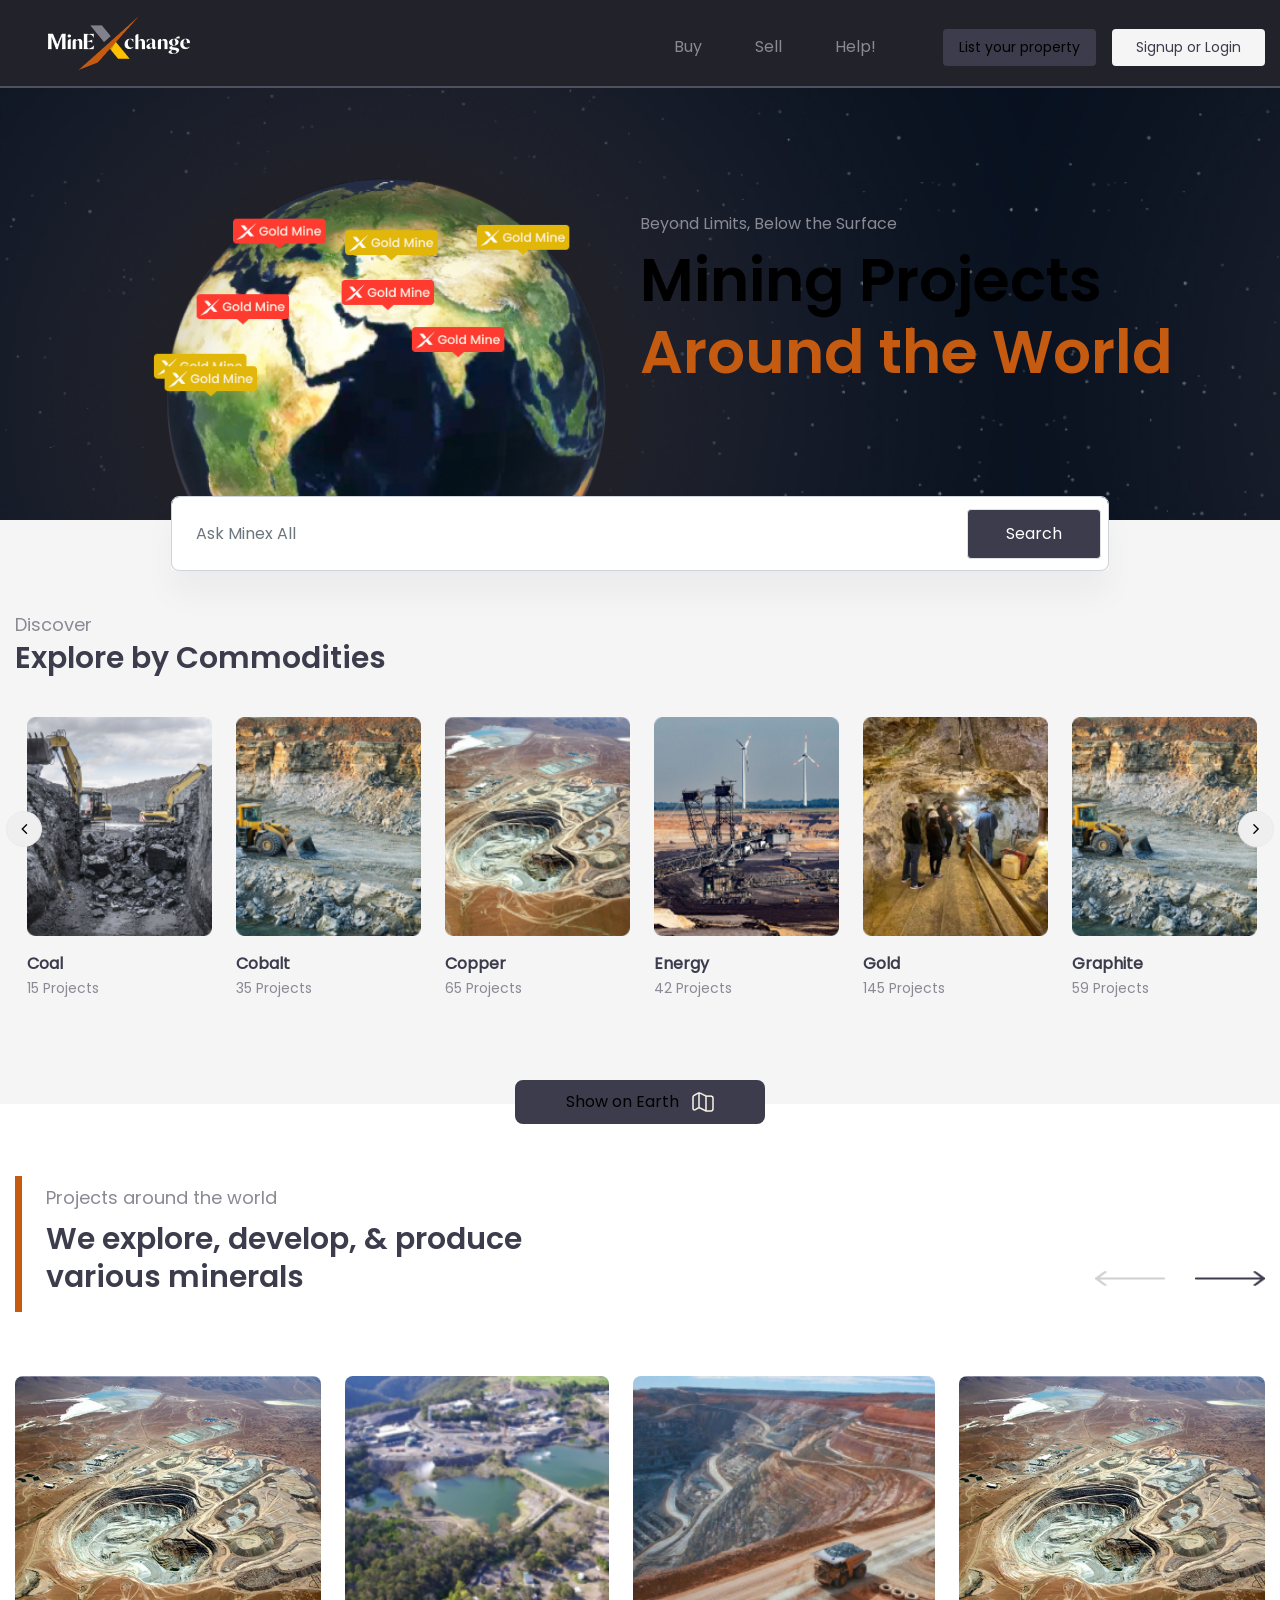
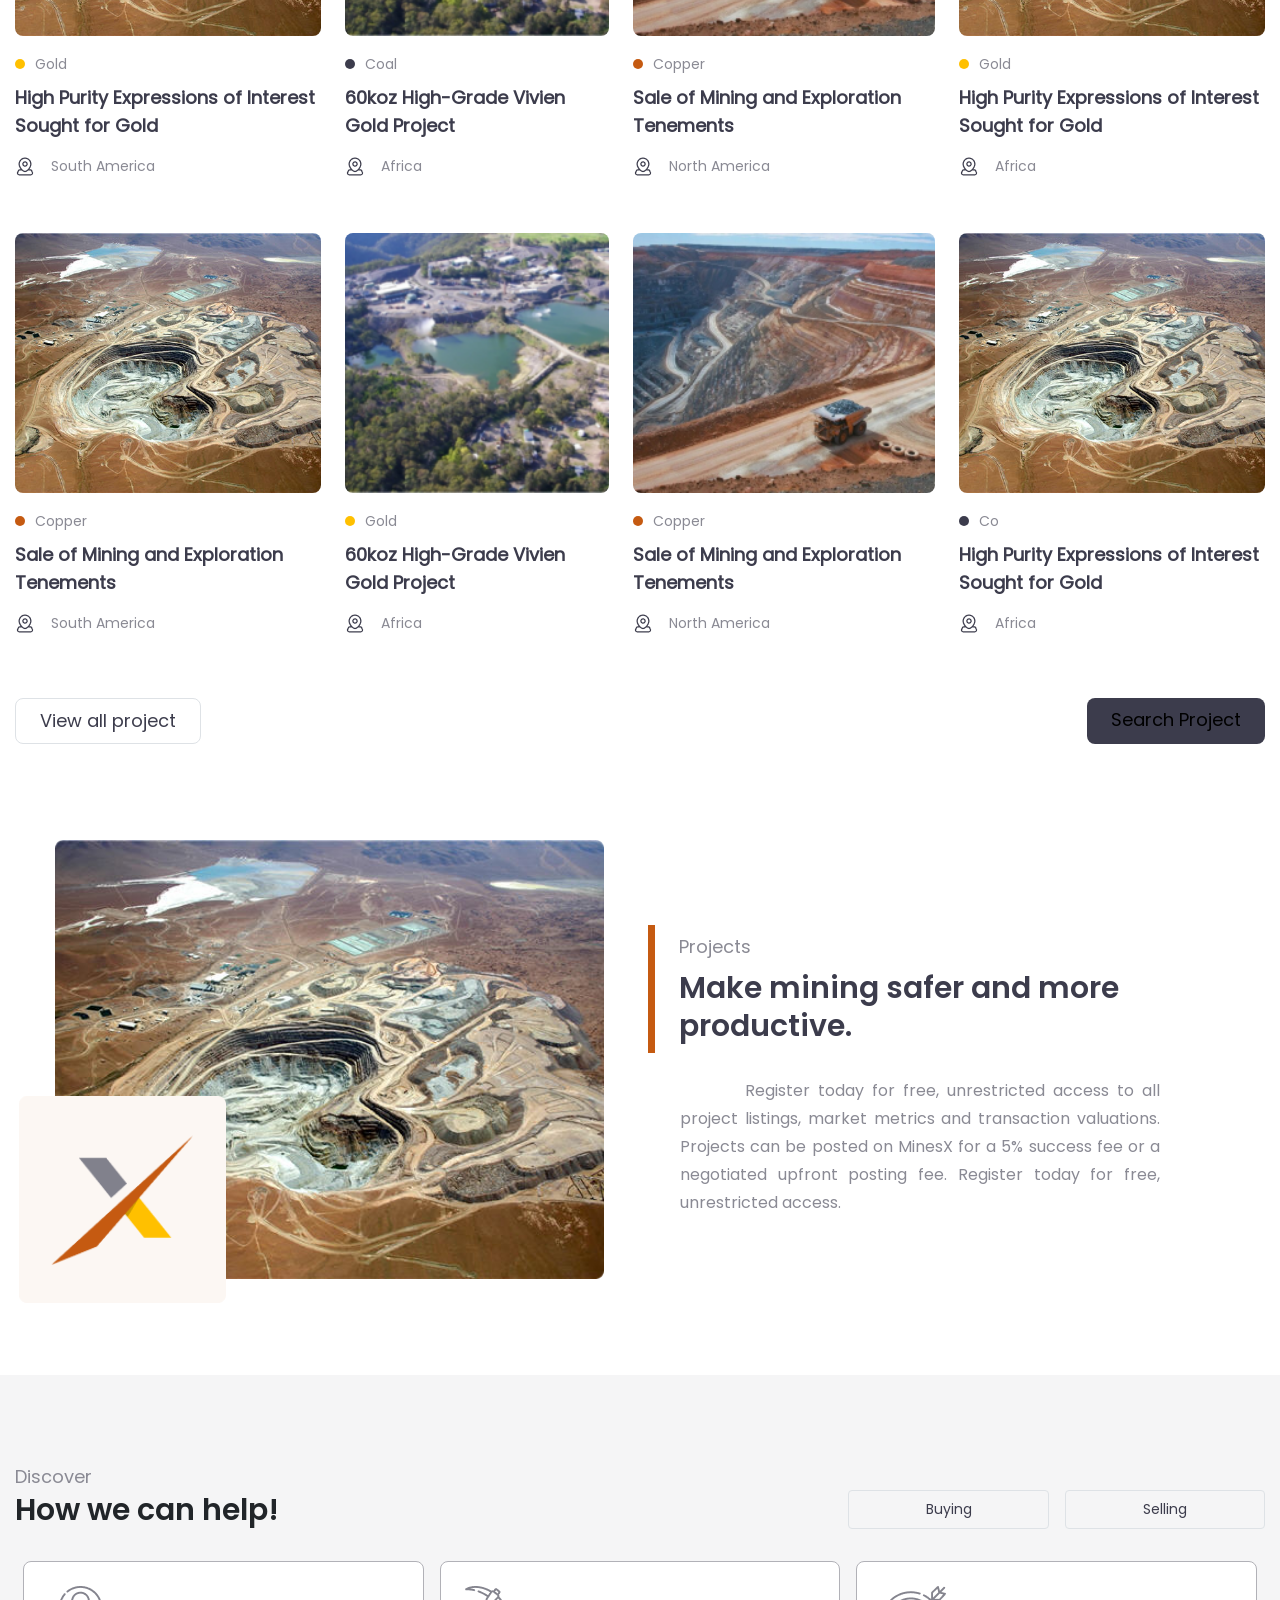
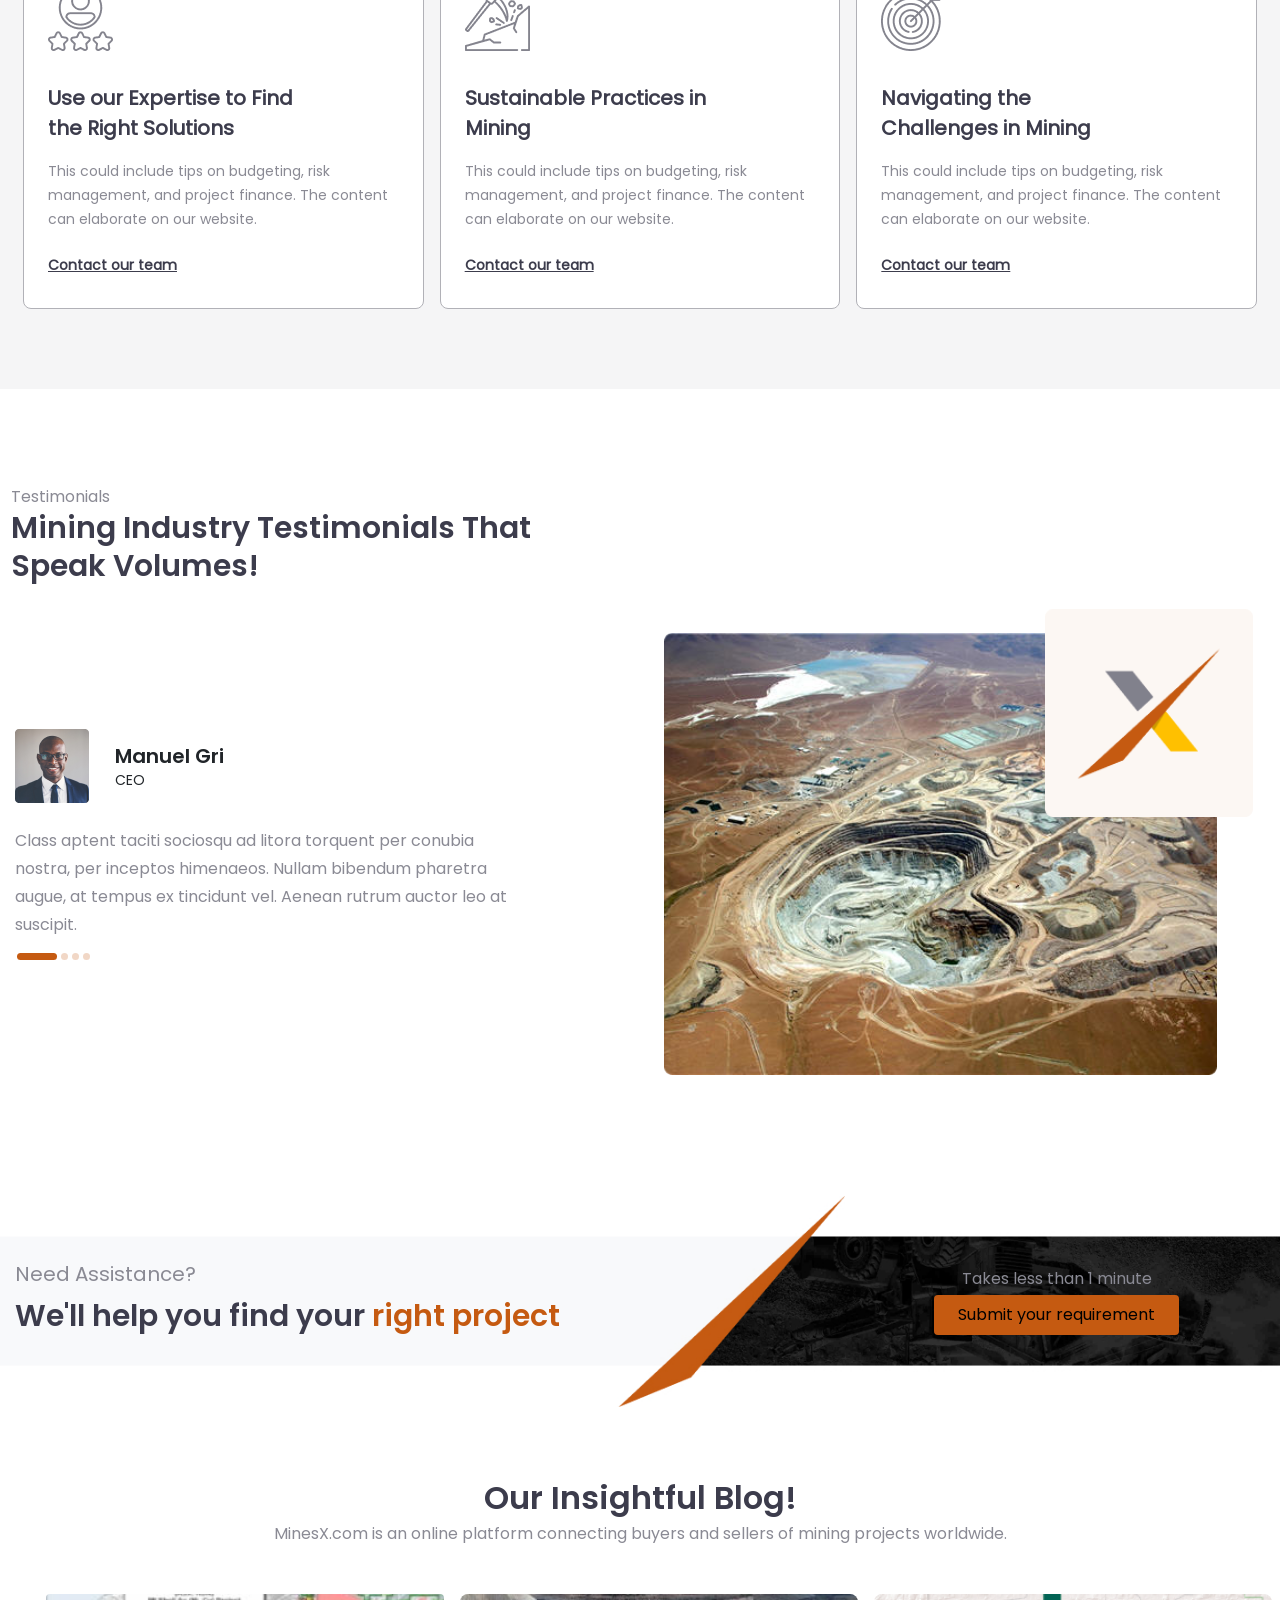
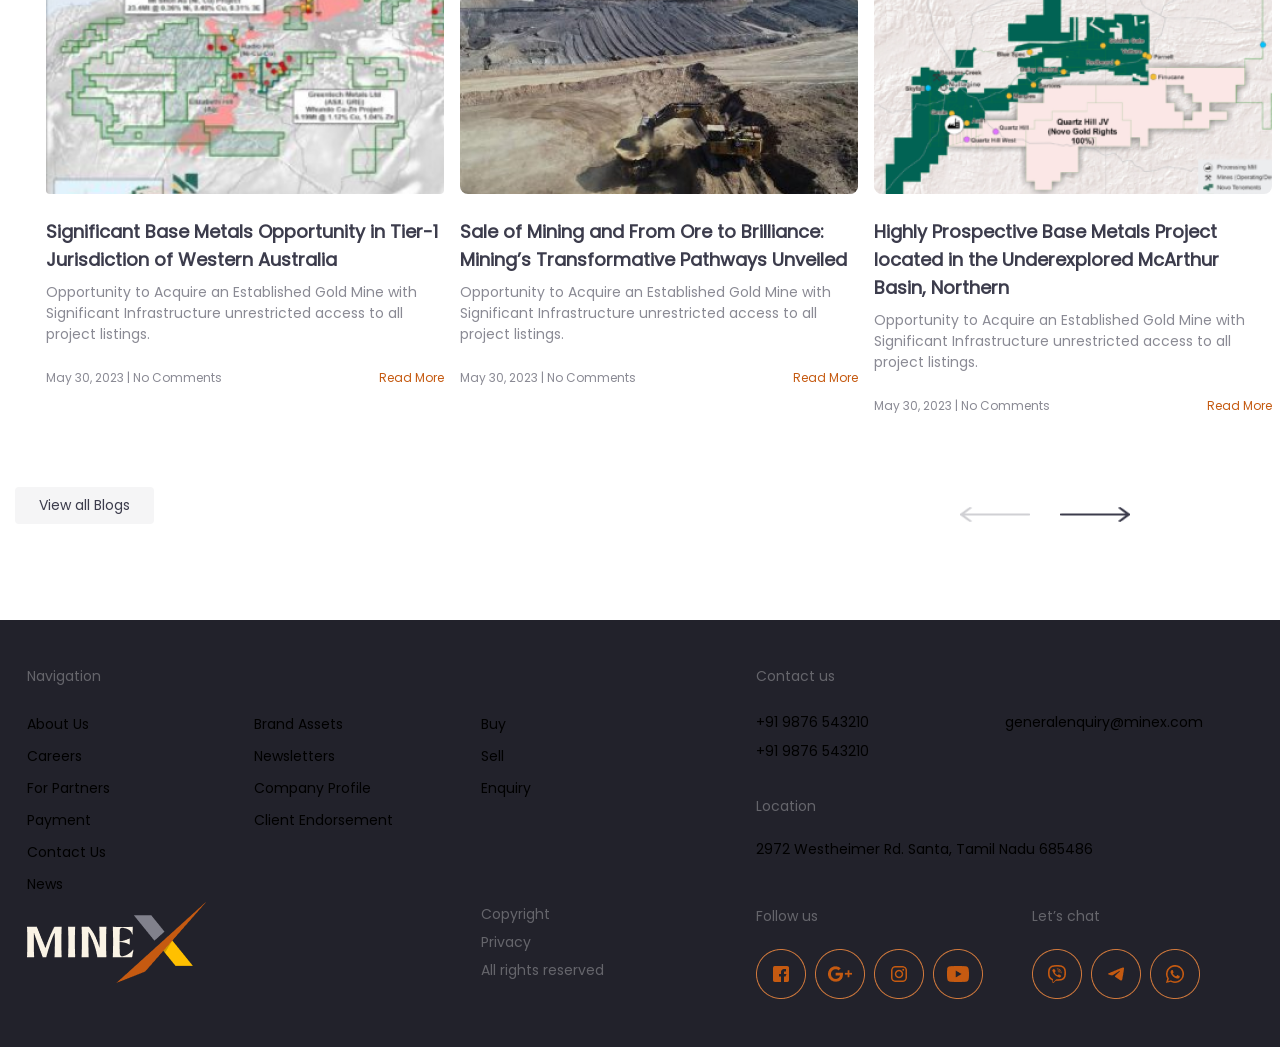
<file: index.html>
<!DOCTYPE html>
<html lang="en">
<head>
    <meta charset="UTF-8">
    <meta name="viewport" content="width=device-width, initial-scale=1.0">
    <title>Home</title>
    <link rel="stylesheet" href="css/bootstrap.min.css">
    <link rel="stylesheet" href="css/font-awesome.min.css">
    <link rel="stylesheet" href="css/slick.css">
    <link rel="stylesheet" href="css/style.css">
    <script src="js/jquery.min.js"></script>
    <script src="js/bootstrap.min.js"></script>
    <script src="js/slick.min.js"></script>
    <script src="js/custom.js"></script>
</head>

<body>
    <header>
    <!-- header-section -->
    <div class="col-12 col-xl-12 bg-head border-gray py-3">
        <div class="container">
            <div class="col-xl-12 row align-items-center justify-content-between m-0">
                <div class="col-12 col-sm-12 col-md-2 col-lg-3 col-xl-2 text-center p-0">
                    <a href="#"><img src="images/home/head-logo.png" alt="logo-image"></a>
                </div>
                <div class="col-12 col-sm-12 col-md-10 col-lg-9 col-lg-8 col-xl-7 row flex-md-row align-items-center justify-content-between mt-sm-2 mt-md-2 p-0 mx-0">
                    <div class="col-12 col-sm-5 col-md-6 col-lg-6 col-xl-6 p-0">
                        <ul class="m-0 text-end top_menu">
                            <li class="d-inline-block px-3 px-sm-2 px-md-3 px-lg-3 px-xl-4"><a href="#" class="textgray-100 text-decoration-none fs-6 textorangehover">Buy</a></li>
                            <li class="d-inline-block px-3 px-sm-2 px-md-3 px-lg-3 px-xl-4"><a href="#" class="textgray-100 text-decoration-none fs-6 textorangehover">Sell</a></li>
                            <li class="d-inline-block px-3 px-sm-2 px-md-3 px-lg-3 px-xl-4"><a href="#" class="textgray-100 text-decoration-none fs-6 textorangehover">Help!</a></li>
                        </ul>
                    </div>
                    <div class="col-12 col-sm-7 col-md-6 col-xl-6 d-flex justify-content-around justify-content-sm-end justify-content-md-end justify-content-xl-end gap-3 px-sm-0 p-xl-0 mt-3 mt-sm-0 pt-xl-0 p-0">
                        <a href="#" class="bgdark text-decoration-none d-inline-block rounded px-lg-3 px-xl-3 py-2 text_white px-2 fs-14 grayhover transition">List your property</a>
                        <a href="#" class="textdarkgray text-decoration-none bglight rounded md-4 py-2 d-inline-block px-xl-4 px-2 fs-14 whitehover transition">Signup or Login</a>
                    </div>
                </div>
            </div>
        </div>
    </div>
    </header>
    <section>
    <!-- banner-section -->
    <div class="col-xl-12 banner_slider">
        <div class="col-xl-12 position-relative">
            <div class="col-xl-12">
                <img src="images/home/banner-image.webp" alt="banner-image" class="w-100">
            </div>
            <div class="col-12 col-sm-6 col-md-6 col-xl-6 position-absolute top-0 end-0 bottom-0 d-flex flex-column justify-content-center  p-xl-0 p-3 banner_content">
                <p class="textgray-100 fs-6">Beyond Limits, Below the Surface</p>
                <h2 class="text_white fs-60 my-2">Mining Projects <span class="text-orange fm-bold d-block">Around the World</span></h2>
            </div>
        </div>
    </div>
    <!-- search bar -->
    <div class="col-xl-12 my-2 pt-4 pt-xl-0">
        <div class="container">
            <div class="col-md-9 col-xl-9 mx-auto">
                <div class="input-group mb-3 position-relative search_sec">
                    <input type="text" class="py-3 px-3 px-xl-4 form-control fs-6 rounded-8" placeholder="Ask Minex All" style="z-index: 0;">
                    <button class="bgdark position-absolute top-0 end-0 border rounded me-2 fs-6 text-decoration-none text-white whitehover" type="button" id="search-button" style="z-index: 1;">Search</button>
                </div>
            </div>
        </div>
    </div>
    <!-- explore-section -->
    <div class="col-xl-12 pb-4 mb-4 bglight explore_sec">
        <div class="container">
            <div class="col-xl-12 mt-4 mb-0"> 
                <span class="fs-18 textgray-100">Discover</span>
                <h2 class="fs-30 textdarkgray">Explore by Commodities</h2>
            </div>
            <div class="col-xl-12 xl-row gap-3 mt-4 py-3 explore_slider">
                <div class="col-xl-2 explore_part">
                    <div class="mb-3">
                        <img src="images/home/explore-image1.png"  class="w-100" alt="explore-image"> 
                    </div>
                    <div>
                        <strong class="d-block textdarkgray fs-6">Coal</strong>
                        <span class="textgray-100 fs-14">15 Projects</span>
                    </div>
                </div>
                <div class="col-xl-2 explore_part">
                    <div class="mb-3">
                        <img src="images/home/explore-image2.png" class="w-100" alt="explore-image"> 
                    </div>
                    <div>
                        <strong class="d-block textdarkgray fs-6">Cobalt</strong>
                        <span class="textgray-100 fs-14">35 Projects</span>
                    </div>
                </div>
                <div class="col-xl-2 explore_part">
                    <div class="mb-3">
                        <img src="images/home/explore-image3.png" class="w-100" alt="explore-image"> 
                    </div>
                    <div>
                        <strong class="d-block textdarkgray fs-6">Copper</strong>
                        <span class="textgray-100 fs-14">65 Projects</span>
                    </div>
                </div>
                <div class="col-xl-2 explore_part">
                    <div class="mb-3">
                        <img src="images/home/explore-image4.png" class="w-100" alt="explore-image"> 
                    </div>
                    <div>
                        <strong class="d-block textdarkgray fs-6">Energy</strong>
                        <span class="textgray-100 fs-14">42 Projects</span>
                    </div>
                </div>
                <div class="col-xl-2 explore_part">
                    <div class="mb-3">
                        <img src="images/home/explore-image5.png" class="w-100" alt="explore-image"> 
                    </div>
                    <div>
                        <strong class="d-block textdarkgray fs-6">Gold</strong>
                        <span class="textgray-100 fs-14">145 Projects</span>
                    </div>
                </div>
                <div class="col-xl-2 explore_part">
                    <div class="mb-3">
                        <img src="images/home/explore-image2.png" class="w-100" alt="explore-image"> 
                    </div>
                    <div>
                        <strong class="d-block textdarkgray fs-6">Graphite</strong>
                        <span class="textgray-100 fs-14">59 Projects</span>
                    </div>
                </div>
                <div class="col-xl-2 explore_part">
                    <div class="mb-3">
                        <img src="images/home/explore-image4.png" class="w-100" alt="explore-image"> 
                    </div>
                    <div>
                        <strong class="d-block textdarkgray fs-6">Energy</strong>
                        <span class="textgray-100 fs-14">42 Projects</span>
                    </div>
                </div>
                <div class="col-xl-2 explore_part">
                    <div class="mb-3">
                        <img src="images/home/explore-image5.png" class="w-100" alt="explore-image"> 
                    </div>
                    <div>
                        <strong class="d-block textdarkgray fs-6">Gold</strong>
                        <span class="textgray-100 fs-14">145 Projects</span>
                    </div>
                </div>
            </div>
            <div class="col-xl-12 text-center mt-4 position-relative">
                <a href="#" class="text-decoration-none text_white bgdark fs-6 py-2 rounded-8 d-inline-block position-absolute start-0 end-0 mx-auto w-20 lh-6 whitehover show_btn">Show on Earth <span class="ms-2"><img src="images/home/maps-image.png" alt="map-image"></span></a>
            </div>
        </div>
    </div>
    <!-- projectsaround-section -->
    <div class="col-xl-12 my-4 pt-4">
        <div class="container">
            <div class="col-12 col-lg-6 col-xl-6 mt-4 ps-4 py-2 border-orange">
                <strong class="textgray-100 fw-normal mb-2 d-block fs-18">Projects around the world</strong>
                <h2 class="textdarkgray fs-30">We explore, develop, & produce various minerals</h2>
            </div>
            <div class="col-xl-12 mt-mt-2 mt-xl-4 mb-xl-2 py-4 xl-row projectsaround_slider">
                <div class="col-sm-12 col-md-12 col-xl-12 xl-row d-xl-grid m-md-0 projectsaround_part">
                    <div class="col-6 col-md-3 px-2 px-md-2 px-xl-0 col-xl-12 float-start my-3">
                        <div class="mb-3">
                            <img src="images/home/project-image1.png"  class="w-100" alt="explore-image"> 
                        </div>
                        <div>
                            <span class="textgray-100 fs-14 gol_icon1 yellow position-relative">Gold</span>
                            <strong class="d-block textdarkgray fs-18 mt-2 mb-3 project_para">High Purity Expressions of Interest Sought for Gold</strong>
                            <p class="textgray-100 fs-14 d-flex"><span class="me-1 me-xl-3 d-inline-block"><img src="images/listing/aff.png" alt="africa"></span>South America</p>
                        </div>
                    </div>
                    <div class="col-6 col-md-3 px-2 px-md-2 px-xl-0 col-xl-12 float-start my-3">
                        <div class="mb-3">
                            <img src="images/home/project-image2.png"  class="w-100" alt="explore-image"> 
                        </div>
                        <div>
                            <span class="textgray-100 fs-14 gol_icon1 coal position-relative">Coal</span>
                            <strong class="d-block textdarkgray fs-18 mt-2 mb-3 project_para">60koz High-Grade Vivien Gold Project</strong>
                            <p class="textgray-100 fs-14 d-flex"><span class="me-1 me-xl-3 d-inline-block"><img src="images/listing/aff.png" alt="africa"></span>Africa</p>
                        </div>
                    </div>
                    <div class="col-6 col-md-3 px-2 px-md-2 px-xl-0 col-xl-12 float-start my-3">
                        <div class="mb-3">
                            <img src="images/home/project-image3.png"  class="w-100" alt="explore-image"> 
                        </div>
                        <div>
                            <span class="textgray-100 fs-14 gol_icon1 copper position-relative">Copper</span>
                            <strong class="d-block textdarkgray fs-18 mt-2 mb-3 project_para">Sale of Mining and Exploration Tenements</strong>
                            <p class="textgray-100 fs-14 d-flex"><span class="me-1 me-xl-3 d-inline-block"><img src="images/listing/aff.png" alt="africa"></span>North America</p>
                        </div>
                    </div>
                    <div class="col-6 col-md-3 px-2 px-md-2 px-xl-0 col-xl-12 float-start my-3">
                        <div class="mb-3">
                            <img src="images/home/project-image1.png"  class="w-100 img-fluid" alt="explore-image"> 
                        </div>
                        <div>
                            <span class="textgray-100 fs-14 gol_icon1 yellow position-relative">Gold</span>
                            <strong class="d-block textdarkgray fs-18 mt-2 mb-3 project_para">High Purity Expressions of Interest Sought for Gold</strong>
                            <p class="textgray-100 fs-14 d-flex"><span class="me-1 me-xl-3 d-inline-block"><img src="images/listing/aff.png" alt="africa"></span>Africa</p>
                        </div>
                    </div>
                    <div class="col-6 col-md-3 px-2 px-md-2 px-xl-0 col-xl-12 float-start my-3">
                        <div class="mb-3">
                            <img src="images/home/project-image1.png"  class="w-100" alt="explore-image"> 
                        </div>
                        <div>
                            <span class="textgray-100 fs-14 gol_icon1 copper position-relative">Copper</span>
                            <strong class="d-block textdarkgray fs-18 mt-2 mb-3 project_para">Sale of Mining and Exploration Tenements</strong>
                            <p class="textgray-100 fs-14 d-flex"><span class="me-1 me-xl-3 d-inline-block"><img src="images/listing/aff.png" alt="africa"></span>South America</p>
                        </div>
                    </div>
                    <div class="col-6 col-md-3 px-2 px-md-2 px-xl-0 col-xl-12 float-start my-3">
                        <div class="mb-3">
                            <img src="images/home/project-image2.png"  class="w-100" alt="explore-image"> 
                        </div>
                        <div>
                            <span class="textgray-100 fs-14 gol_icon1 yellow position-relative">Gold</span>
                            <strong class="d-block textdarkgray fs-18 mt-2 mb-3 project_para">60koz High-Grade Vivien Gold Project</strong>
                            <p class="textgray-100 fs-14 d-flex"><span class="me-1 me-xl-3 d-inline-block"><img src="images/listing/aff.png" alt="africa"></span>Africa</p>
                        </div>
                    </div>
                    <div class="col-6 col-md-3 px-2 px-md-2 px-xl-0 col-xl-12 float-start my-3">
                        <div class="mb-3">
                            <img src="images/home/project-image3.png"  class="w-100" alt="explore-image"> 
                        </div>
                        <div>
                            <span class="textgray-100 fs-14 gol_icon1 copper position-relative">Copper</span>
                            <strong class="d-block textdarkgray fs-18 mt-2 mb-3 project_para">Sale of Mining and Exploration Tenements</strong>
                            <p class="textgray-100 fs-14 d-flex"><span class="me-1 me-xl-3 d-inline-block"><img src="images/listing/aff.png" alt="africa"></span>North America</p>
                        </div>
                    </div>
                    <div class="col-6 col-md-3 px-2 px-md-2 px-xl-0 col-xl-12 float-start my-3">
                        <div class="mb-3">
                            <img src="images/home/project-image1.png"  class="w-100 img-fluid" alt="explore-image"> 
                        </div>
                        <div>
                            <span class="textgray-100 fs-14 gol_icon1 coal position-relative">Co</span>
                            <strong class="d-block textdarkgray fs-18 mt-2 mb-3 project_para">High Purity Expressions of Interest Sought for Gold</strong>
                            <p class="textgray-100 fs-14 d-flex"><span class="me-1 me-xl-3 d-inline-block"><img src="images/listing/aff.png" alt="africa"></span>Africa</p>
                        </div>
                    </div>
                </div>
                <div class="col-sm-12 col-md-12 col-xl-12 xl-row d-xl-grid m-md-0 projectsaround_part">
                    <div class="col-6 col-md-3 col-xl-12 px-2 px-md-2 px-xl-0 float-start my-3">
                        <div class="mb-3">
                            <img src="images/home/project-image1.png"  class="w-100" alt="explore-image"> 
                        </div>
                        <div>
                            <span class="textgray-100 fs-14 gol_icon1 yellow position-relative">Gold</span>
                            <strong class="d-block textdarkgray fs-18 mt-2 mb-3 project_para">High Purity Expressions of Interest Sought for Gold</strong>
                            <p class="textgray-100 fs-14 d-flex"><span class="me-1 me-xl-3 d-inline-block"><img src="images/listing/aff.png" alt="africa"></span>South America</p>
                        </div>
                    </div>
                    <div class="col-6 col-md-3 col-xl-12 px-2 px-md-2 px-xl-0 float-start my-3">
                        <div class="mb-3">
                            <img src="images/home/project-image2.png"  class="w-100" alt="explore-image"> 
                        </div>
                        <div>
                            <span class="textgray-100 fs-14 gol_icon1 coal position-relative">Coal</span>
                            <strong class="d-block textdarkgray fs-18 mt-2 mb-3 project_para">60koz High-Grade Vivien Gold Project</strong>
                            <p class="textgray-100 fs-14 d-flex"><span class="me-1 me-xl-3 d-inline-block"><img src="images/listing/aff.png" alt="africa"></span>Africa</p>
                        </div>
                    </div>
                    <div class="col-6 col-md-3 col-xl-12 px-2 px-md-2 px-xl-0 float-start my-3">
                        <div class="mb-3">
                            <img src="images/home/project-image3.png"  class="w-100" alt="explore-image"> 
                        </div>
                        <div>
                            <span class="textgray-100 fs-14 gol_icon1 copper position-relative">Copper</span>
                            <strong class="d-block textdarkgray fs-18 mt-2 mb-3 project_para">Sale of Mining and Exploration Tenements</strong>
                            <p class="textgray-100 fs-14 d-flex"><span class="me-1 me-xl-3 d-inline-block"><img src="images/listing/aff.png" alt="africa"></span>North America</p>
                        </div>
                    </div>
                    <div class="col-6 col-md-3 col-xl-12 px-2 px-md-2 px-xl-0 float-start my-3">
                        <div class="mb-3">
                            <img src="images/home/project-image1.png"  class="w-100 img-fluid" alt="explore-image"> 
                        </div>
                        <div>
                            <span class="textgray-100 fs-14 gol_icon1 yellow position-relative">Gold</span>
                            <strong class="d-block textdarkgray fs-18 mt-2 mb-3 project_para">High Purity Expressions of Interest Sought for Gold</strong>
                            <p class="textgray-100 fs-14 d-flex"><span class="me-1 me-xl-3 d-inline-block"><img src="images/listing/aff.png" alt="africa"></span>Africa</p>
                        </div>
                    </div>
                    <div class="col-6 col-md-3 col-xl-12 px-2 px-md-2 px-xl-0 float-start my-3">
                        <div class="mb-3">
                            <img src="images/home/project-image1.png"  class="w-100" alt="explore-image"> 
                        </div>
                        <div>
                            <span class="textgray-100 fs-14 gol_icon1 copper position-relative">Copper</span>
                            <strong class="d-block textdarkgray fs-18 mt-2 mb-3 project_para">Sale of Mining and Exploration Tenements</strong>
                            <p class="textgray-100 fs-14 d-flex"><span class="me-1 me-xl-3 d-inline-block"><img src="images/listing/aff.png" alt="africa"></span>South America</p>
                        </div>
                    </div>
                    <div class="col-6 col-md-3 col-xl-12 px-2 px-md-2 px-xl-0 float-start my-3">
                        <div class="mb-3">
                            <img src="images/home/project-image2.png"  class="w-100" alt="explore-image"> 
                        </div>
                        <div>
                            <span class="textgray-100 fs-14 gol_icon1 yellow position-relative">Gold</span>
                            <strong class="d-block textdarkgray fs-18 mt-2 mb-3 project_para">60koz High-Grade Vivien Gold Project</strong>
                            <p class="textgray-100 fs-14 d-flex"><span class="me-1 me-xl-3 d-inline-block"><img src="images/listing/aff.png" alt="africa"></span>Africa</p>
                        </div>
                    </div>
                    <div class="col-6 col-md-3 col-xl-12 px-2 px-md-2 px-xl-0 float-start my-3">
                        <div class="mb-3">
                            <img src="images/home/project-image3.png"  class="w-100" alt="explore-image"> 
                        </div>
                        <div>
                            <span class="textgray-100 fs-14 gol_icon1 copper position-relative">Copper</span>
                            <strong class="d-block textdarkgray fs-18 mt-2 mb-3 project_para">Sale of Mining and Exploration Tenements</strong>
                            <p class="textgray-100 fs-14 d-flex"><span class="me-1 me-xl-3 d-inline-block"><img src="images/listing/aff.png" alt="africa"></span>North America</p>
                        </div>
                    </div>
                    <div class="col-6 col-md-3 col-xl-12 px-2 px-md-2 px-xl-0 float-start my-3">
                        <div class="mb-3">
                            <img src="images/home/project-image1.png"  class="w-100 img-fluid" alt="explore-image"> 
                        </div>
                        <div>
                            <span class="textgray-100 fs-14 gol_icon1 coal position-relative">Coal</span>
                            <strong class="d-block textdarkgray fs-18 mt-2 mb-3 project_para">High Purity Expressions of Interest Sought for Gold</strong>
                            <p class="textgray-100 fs-14 d-flex"><span class="me-1 me-xl-3 d-inline-block"><img src="images/listing/aff.png" alt="africa"></span>Africa</p>
                        </div>
                    </div>
                </div>
            </div>
            <div class="col-xl-12 mt-1 mt-xl-4 d-flex justify-content-between">
                <a href="#" class="border rounded-8 py-2 px-2 px-lg-3 px-lg-4 px-xl-4 fs-18 text-decoration-none textdarkgray d-block text-center drakgrayhover">View all project</a>
                <a href="#" class="text-decoration-none text_white bgdark py-2 px-2 px-lg-3 px-lg-4 px-xl-4 rounded-8 d-inline-block whitehover fs-18">Search Project</a>
            </div>
        </div>
    </div>
    <!-- project-section -->
    <div class="col-xl-12 py-1 px-1 py-xl-4 my-xl-4">
        <div class="container">
            <div class="col-xl-12 row flex-row-reverse m-0 align-items-center justify-content-between my-2 my-xl-4">
                <div class="col-12 col-md-6 col-lg-6 col-xl-6 p-0 px-xl-2">
                    <div class="col-sm-12 col-xl-12 my-2 my-md-4 my-xl-4 ps-3 ps-md-3 ps-xl-4 py-xl-2 border-orange">
                        <strong class="textgray-100 fw-normal mb-2 d-block fs-18">Projects</strong>
                        <h2 class="textdarkgray fs-30 m-0">Make mining safer and more productive.</h2>
                    </div>
                    <p class="col-sm-12 col-xl-10 textgray-100 lh-28 ps-0 ps-md-3 ps-xl-4 ms-2 project_text">&nbsp; &nbsp; &nbsp; &nbsp; Register today for free, unrestricted access to all project listings, market metrics and transaction valuations. Projects can be posted on MinesX for a 5% success fee or a negotiated upfront posting fee. Register today for free, unrestricted access.</p>
                </div>
                <div class="col-12 col-md-6 col-lg-6 col-xl-6 position-relative">
                    <img src="images/home/testimonials-image.png" alt="testi-image" class="img-fluid w-100 p-4">
                    <span class="col-4 col-sm-4 col-md-4 col-xl-4 position-absolute bottom-0 start-0"><img class="w-100" src="images/home/testimonial-vector.png" alt="testi-image"></span>
                </div>
            </div>
        </div>
    </div>
    <!-- help-section -->
    <div class="col-xl-12 my-4 help_wrapper">
        <div class="container">
            <div class="col-sm-12 col-md-12 col-xl-12 my-4">
                <div class="d-flex align-items-end align-items-xl-end flex-column flex-xl-row flex-md-row flex-xl-row justify-content-between m-0">
                    <div class="col-12 col-md-6 col-xl-8">
                        <span class="fs-18 lh-28 textgray-100">Discover</span>
                        <h2 class="fs-30 m-0">How we can help!</h2>
                    </div>
                    <div class="col-12 col-md-6 col-xl-4 d-flex align-items-center justify-content-md-end justify-content-end gap-3 mt-3 m-xl-0">
                        <a href="#" class="border rounded py-2 px-3 fs-14 text-decoration-none textdarkgray w-50 w-xl-25 d-block text-center drakgrayhover">Buying</a>
                        <a href="#" class="border rounded py-2 px-3 fs-14 text-decoration-none textdarkgray w-50 w-xl-25 d-block text-center whitehover">Selling</a>
                    </div>
                </div>
                <div class="col-md-12 col-xl-12 my-4 d-sm-flex d-md-flex flex-sm-row d-xl-flex mx-0">
                    <div class="col-12 col-sm-4 col-md-4 col-xl-4 help_part_sec px-0 px-sm-1 px-md-2 my-3 my-xl-0">
                        <div class="col-xl-12 d-flex flex-column p-3 p-md-3 p-xl-4 rounded-8 my-sm-2 bgwhite help_part">
                            <span class="mb-2 mb-xl-4"><img src="images/home/help-image1.png" alt="help-image"></span>
                            <strong class="my-2 d-block fs-5 textdarkgray w-75">Use our Expertise to Find the Right Solutions</strong>
                            <p class="textgray-100 fs-14 lh-24 mt-2">This could include tips on budgeting, risk management, and project finance. The content can elaborate on our website.</p>
                            <a href="#" class="textdarkgray fs-14 d-block mt-2 mt-xl-4 mb-2 textorangehover fw-600">Contact our team</a>
                        </div>
                    </div>
                    <div class="col-12 col-sm-4 col-md-4 col-xl-4 help_part_sec px-0 px-sm-1 px-md-2 my-3 my-xl-0">
                        <div class="col-xl-12 d-flex flex-column p-3 p-md-3 p-xl-4 rounded-8 my-sm-2 bgwhite help_part">
                            <span class="mb-2 mb-xl-4"><img src="images/home/help-image2.png" alt="help-image"></span>
                            <strong class="my-2 d-block fs-5 textdarkgray w-75">Sustainable Practices in Mining</strong>
                            <p class="textgray-100 fs-14 lh-24 mt-2">This could include tips on budgeting, risk management, and project finance. The content can elaborate on our website.</p>
                            <a href="#" class="textdarkgray fs-14 d-block mt-2 mt-xl-4 mb-2 textorangehover fw-600">Contact our team</a>
                        </div>
                    </div>
                    <div class="col-12 col-sm-4 col-md-4 col-xl-4 help_part_sec px-0 px-sm-1 px-md-2 my-3 my-xl-0">
                        <div class="col-xl-12 d-flex flex-column p-3 p-md-3 p-xl-4 rounded-8 my-sm-2 bgwhite help_part">
                            <span class="mb-2 mb-xl-4"><img src="images/home/help-image3.png" alt="help-image"></span>
                            <strong class="my-2 d-block fs-5 textdarkgray w-75">Navigating the Challenges in Mining</strong>
                            <p class="textgray-100 fs-14 lh-24 mt-2">This could include tips on budgeting, risk management, and project finance. The content can elaborate on our website.</p>
                            <a href="#" class="textdarkgray fs-14 d-block mt-2 mt-xl-4 mb-2 textorangehover fw-600">Contact our team</a>
                        </div>
                    </div>
                </div>
            </div>
        </div>
    </div>
    <!-- testimonials-section -->
    <div class="col-12 col-md-12 col-xl-12 testimonials_wrapper">
        <div class="container">
            <div class="col-12 col-md-12 col-xl-12 xl-row">
                <div class="col-sm-12 col-md-8 col-xl-6 ps-4 border-orange mb-4 testimonials_top">
                    <strong class="textgray-100 fw-normal">Testimonials</strong>
                    <h2 class="textdarkgray fs-30">Mining Industry Testimonials That Speak Volumes!</h2>
                </div>
                <div class="col-12 col-md-12 col-xl-12 row align-items-center justify-content-between">
                    <div class="col-md-6 col-xl-6 hometesti_slider">
                        <div class="col-xl-12">
                            <div class="col-xl-12 d-flex m-0 align-items-center mb-4 gap-3 gap-xl-0">
                                <span class="float-start col-sm-2 p-0 d-inline-block"><img src="images/home/customer-image.png" alt="testi-image"></span>
                                <h4 class="p-0 d-inline-block fs-5 m-0">Manuel Gri<span class="d-block fs-14 pt-1">CEO</span></h4>
                            </div>
                            <p class="col-sm-12 col-xl-10 textgray-100 lh-28">Class aptent taciti sociosqu ad litora torquent per conubia nostra, per inceptos himenaeos. Nullam bibendum pharetra augue, at tempus ex tincidunt vel. Aenean rutrum auctor leo at suscipit.</p>
                        </div>
                        <div class="col-xl-12">
                            <div class="col-xl-12 d-flex m-0 align-items-center mb-4 gap-3 gap-xl-0">
                                <span class="float-start col-sm-2 p-0 d-inline-block"><img src="images/home/customer-image.png" alt="testi-image"></span>
                                <h4 class="p-0 d-inline-block fs-5 m-0">Manuel Gri<span class="d-block fs-14 pt-1">CEO</span></h4>
                            </div>
                            <p class="col-sm-12 col-xl-10 textgray-100 lh-28">Class aptent taciti sociosqu ad litora torquent per conubia nostra, per inceptos himenaeos. Nullam bibendum pharetra augue, at tempus ex tincidunt vel. Aenean rutrum auctor leo at suscipit.</p>
                        </div>
                        <div class="col-xl-12">
                            <div class="col-xl-12 d-flex m-0 align-items-center mb-4 gap-3 gap-xl-0">
                                <span class="float-start col-sm-2 p-0 d-inline-block"><img src="images/home/customer-image.png" alt="testi-image"></span>
                                <h4 class="p-0 d-inline-block fs-5 m-0">Manuel Gri<span class="d-block fs-14 pt-1">CEO</span></h4>
                            </div>
                            <p class="col-sm-12 col-xl-10 textgray-100 lh-28">Class aptent taciti sociosqu ad litora torquent per conubia nostra, per inceptos himenaeos. Nullam bibendum pharetra augue, at tempus ex tincidunt vel. Aenean rutrum auctor leo at suscipit.</p>
                        </div>
                        <div class="col-xl-12">
                            <div class="col-xl-12 d-flex m-0 align-items-center mb-4 gap-3 gap-xl-0">
                                <span class="float-start col-sm-2 p-0 d-inline-block"><img src="images/home/customer-image.png" alt="testi-image"></span>
                                <h4 class="p-0 d-inline-block fs-5 m-0">Manuel Gri<span class="d-block fs-14 pt-1">CEO</span></h4>
                            </div>
                            <p class="col-sm-12 col-xl-10 textgray-100 lh-28">Class aptent taciti sociosqu ad litora torquent per conubia nostra, per inceptos himenaeos. Nullam bibendum pharetra augue, at tempus ex tincidunt vel. Aenean rutrum auctor leo at suscipit.</p>
                        </div>
                    </div>
                    <div class="col-md-6 col-xl-6 position-relative">
                        <img src="images/home/testimonials-image.png" alt="testi-image" class="img-fluid w-100 p-4">
                        <span class="col-4 col-sm-4 col-md-4 col-xl-4 position-absolute top-0 end-0"><img class="w-100" src="images/home/testimonial-vector.png" alt="testi-image"></span>
                    </div>
                </div>
            </div>
        </div>
    </div>
    <!-- needassistance-section -->
    <div class="col-xl-12 bglight py-3 my-4 position-relative needass">
        <div class="container">
            <div class="col-xl-12 row align-items-center justify-content-between position-relative pt-0 pb-2 py-lg-4 py-xl-4 m-0 need">
                <div class="col-12 col-md-6 col-xl-8 my-2 pt-2 py-md-3 py-xl-3 px-0">
                    <p class="fs-5 textgray-100">Need Assistance?</p>
                    <h2 class="fs-30 textdarkgray my-2">We'll help you find your <span class="text-orange fm-bold">right project</span></h2>
                </div>  
                <div class="col-12 col-md-5 col-xl-4 text-center px-0">
                    <span class="fs-6 textgray-100 mb-1 d-block">Takes less than 1 minute</span>
                    <a href="#" class="bgorange text-decoration-none text_white px-4 py-2 rounded d-inline-block grayhover">Submit your requirement</a>
                </div>
            </div>
        </div>
    </div>
    <!-- blog-section -->
    <div class="col-xl-12 py-1 py-xl-4 blog_sec">
        <div class="container">
            <div class="col-xl-12 text-center mt-1 mt-xl-4">
                <h2 class="fs-2 textdarkgray mb-1">Our Insightful Blog!</h2>
                <p class="fs-6 textgray-100">MinesX.com is an online platform connecting buyers and sellers of mining projects worldwide. </p>
            </div>
        </div>
        <div class="col-xl-12 row mt-xl-4 mx-0 mb-sm-0 mb-md-0 py-4 mb-0 blog_slider">
            <div class="col-xl-4 px-2">
                <div class="col-xl-12">
                    <img src="images/home/blog-image1.png" alt="blog-image" class="w-100 rounded-8">
                </div>
                <div class="col-xl-12 py-2 py-xl-4">
                    <strong class="textdarkgray fs-18 blog_title">Sale of Mining and  From Ore to Brilliance: Mining’s Transformative Pathways Unveiled</strong>
                    <p class="my-2 textgray-100 my-sm-1 my-md-2 fs-14 blog_text">Opportunity to Acquire an Established Gold Mine with Significant Infrastructure unrestricted access to all project listings.</p>
                    <div class="col-12 col-xl-12 d-flex flex-xl-row flex-column flex-md-row justify-content-between my-2 my-lg-3 my-xl-4">
                        <span class="textgray-100 fs-12">May 30, 2023  |  No Comments</span>
                        <a href="#" class="text-decoration-none text-orange fs-12 textgrayhover">Read More</a>
                    </div>
                </div>
            </div>
            <div class="col-xl-4 px-2">
                <div class="col-xl-12">
                    <img src="images/home/blog-image2.png" alt="blog-image" class="w-100 rounded-8">
                </div>
                <div class="col-xl-12 py-2 py-xl-4">
                    <strong class="textdarkgray fs-18 blog_title">Highly Prospective Base Metals Project located in the Underexplored McArthur Basin, Northern</strong>
                    <p class="my-2 textgray-100 my-sm-1 my-md-2 fs-14 blog_text">Opportunity to Acquire an Established Gold Mine with Significant Infrastructure unrestricted access to all project listings.</p>
                    <div class="col-12 col-xl-12 d-flex flex-xl-row flex-column flex-md-row justify-content-between my-42 my-lg-3 my-xl-4">
                        <span class="textgray-100 fs-12 ">May 30, 2023  |  No Comments</span>
                        <a href="#" class="text-decoration-none text-orange fs-12 textgrayhover">Read More</a>
                    </div>
                </div>
            </div>
            <div class="col-xl-4 px-2">
                <div class="col-xl-12">
                    <img src="images/home/blog-image3.png" alt="blog-image" class="w-100 rounded-8">
                </div>
                <div class="col-xl-12 py-2 py-xl-4">
                    <strong class="textdarkgray fs-18 blog_title">Significant Base Metals Opportunity in Tier-1 Jurisdiction of Western Australia</strong>
                    <p class="my-2 textgray-100 my-sm-1 my-md-2 fs-14 blog_text">Opportunity to Acquire an Established Gold Mine with Significant Infrastructure unrestricted access to all project listings.</p>
                    <div class="col-12 col-xl-12 d-flex flex-xl-row flex-column flex-md-row justify-content-between my-2 my-lg-3 my-xl-4">
                        <span class="textgray-100 fs-12">May 30, 2023  |  No Comments</span>
                        <a href="#" class="text-decoration-none text-orange fs-12 textgrayhover">Read More</a>
                    </div>
                </div>
            </div>
            <div class="col-xl-4 px-2">
                <div class="col-xl-12">
                    <img src="images/home/blog-image2.png" alt="blog-image" class="w-100 rounded-8">
                </div>
                <div class="col-xl-12 py-2 py-xl-4">
                    <strong class="textdarkgray fs-18 blog_title">Highly Prospective Base Metals Project located in the Underexplored McArthur Basin, Northern</strong>
                    <p class="my-2 textgray-100 my-sm-1 my-md-2 fs-14 blog_text">Opportunity to Acquire an Established Gold Mine with Significant Infrastructure unrestricted access to all project listings.</p>
                    <div class="col-12 col-xl-12 d-flex flex-xl-row flex-column flex-md-row justify-content-between my-2 my-lg-3 my-xl-4">
                        <span class="textgray-100 fs-12">May 30, 2023  |  No Comments</span>
                        <a href="#" class="text-decoration-none text-orange fs-12 textgrayhover">Read More</a>
                    </div>
                </div>
            </div>
            <div class="col-xl-4 px-2">
                <div class="col-xl-12">
                    <img src="images/home/blog-image3.png" alt="blog-image" class="w-100 rounded">
                </div>
                <div class="col-xl-12 py-2 py-xl-4">
                    <strong class="textdarkgray fs-18 blog_title">Significant Base Metals Opportunity in Tier-1 Jurisdiction of Western Australia</strong>
                    <p class="my-2 textgray-100 my-sm-1 my-md-2 fs-14 blog_text">Opportunity to Acquire an Established Gold Mine with Significant Infrastructure unrestricted access to all project listings.</p>
                    <div class="col-12 col-xl-12 d-flex flex-xl-row flex-column flex-md-row justify-content-between my-2 my-lg-3 my-xl-4">
                        <span class="textgray-100 fs-12">May 30, 2023  |  No Comments</span>
                        <a href="#" class="text-decoration-none text-orange fs-12 textgrayhover">Read More</a>
                    </div>
                </div>
            </div>
        </div>
        <div class="container">
            <a href="#" class="bglight rounded py-2 px-4 fs-14 text-decoration-none textdarkgray d-md-inline-block d-xl-inline-block text-center d-inline-block whitehover">View all Blogs</a>
        </div>
    </div>
    </section>
    <footer>
        <div class="col-sm-12 col-md-12 col-xl-12 footer_wrapper py-4 mt-4">
            <div class="container">
                <div class="col-12 col-xl-12 row mb-md-2 mx-0 my-4 align-items-start gab-10">
                    <div class="col-sm-12 col-md-7 col-xl-7 row m-0 p-0 p-sm-0 pe-md-0 pe-xl-4">
                        <div class="col-xl-12 footer_navi">
                            <h2 class="p-0 m-0 pb-4 text_gray fs-14">Navigation</h2>
                            <div class="row m-0">
                                <ul class="col-12 col-sm-4 col-md-4 col-xl-4 m-0 m-sm-0 p-0">
                                    <li class="d-block d-block pb-1 pt-1"><a href="#" class="text_white fs-14 text-decoration-none textorangehover">About Us</a></li>
                                    <li class="d-block d-block pb-1 pt-1"><a href="#" class="text_white fs-14 text-decoration-none textorangehover">Careers</a></li>
                                    <li class="d-block d-block pb-1 pt-1"><a href="#" class="text_white fs-14 text-decoration-none textorangehover">For Partners</a></li>
                                    <li class="d-block d-block pb-1 pt-1"><a href="#" class="text_white fs-14 text-decoration-none textorangehover">Payment</a></li>
                                    <li class="d-block d-block pb-1 pt-1"><a href="#" class="text_white fs-14 text-decoration-none textorangehover">Contact Us</a></li>    
                                    <li class="d-block d-block pb-1 pt-1"><a href="#" class="text_white fs-14 text-decoration-none textorangehover">News</a></li>
                                </ul>
                                <ul class="col-12 col-sm-4 col-md-4 col-xl-4 m-0 m-sm-0 p-0">
                                    <li class="d-block d-block pb-1 pt-1"><a href="#" class="text_white fs-14 text-decoration-none textorangehover">Brand Assets</a></li>
                                    <li class="d-block d-block pb-1 pt-1"><a href="#" class="text_white fs-14 text-decoration-none textorangehover">Newsletters</a></li>
                                    <li class="d-block d-block pb-1 pt-1"><a href="#" class="text_white fs-14 text-decoration-none textorangehover">Company Profile</a></li>
                                    <li class="d-block d-block pb-1 pt-1"><a href="#" class="text_white fs-14 text-decoration-none textorangehover">Client Endorsement</a></li>
                                </ul>
                                <ul class="col-12 col-sm-4 col-md-4 col-xl-4 m-0 m-sm-0 p-0">
                                    <li class="d-block d-block pb-1 pt-1"><a href="#" class="text_white fs-14 text-decoration-none textorangehover">Buy</a></li>
                                    <li class="d-block d-block pb-1 pt-1"><a href="#" class="text_white fs-14 text-decoration-none textorangehover">Sell</a></li>
                                    <li class="d-block d-block pb-1 pt-1"><a href="#" class="text_white fs-14 text-decoration-none textorangehover">Enquiry</a></li>
                                </ul>
                            </div>
                        </div>
                        <div class="col-12 col-sm-12 col-md-12 col-xl-12 d-flex flex-xs-column flex-md-row flex-xl-row align-items-center justify-content-between mt-3 mb-3 mb-sm-3 mb-md-3 mt-xl-0">
                            <div class="col-md-6 col-xl-4">
                                <a href="#"><img src="images/home/logo.png" alt="logo-image"></a>
                            </div>
                            <div class="col-6 col-sm-4 col-md-4 col-xl-4"> 
                                <p class="fs-14 lh-6 text_white text_gray">Copyright</p>
                                <p class="fs-14 lh-6 text_white text_gray">Privacy</p>
                                <p class="fs-14 lh-6 text_white text_gray">All rights reserved</p>
                            </div>
                        </div>
                    </div>
                    <div class="col-12 col-md-5 col-xl-5 row m-0">
                        <h2 class="p-0 m-0 pb-4 text_gray fs-14">Contact us</h2>
                        <div class="col-xl-6 p-0">
                            <a href="tel:+919876543210" class="text_white fs-14 text-decoration-none d-block py-1 textorangehover">+91 9876 543210</a>
                            <a href="tel:+919876543210" class="text_white fs-14 text-decoration-none d-block py-1 textorangehover">+91 9876 543210</a>
                        </div>
                        <div class="col-xl-6 p-0">
                            <a href="mailto:generalenquiry@minex.com" class="text_white fs-14 text-decoration-none d-block py-1 textorangehover">generalenquiry@minex.com</a>
                        </div>
                        <div class="col-xl-12 p-0 pb-3 foot_locat">
                            <h2 class="p-0 m-0 pb-4 text_gray fs-14">Location</h2>
                            <p class="d-block fs-14 text_white">2972 Westheimer Rd. Santa, Tamil Nadu 685486 </p>
                        </div>
                        <div class="col-12 col-xl-12 row">
                            <div class="col-12 col-lg-7 col-xl-7 p-0">
                                <h2 class="p-0 m-0 pb-4 text_gray fs-14">Follow us</h2>
                                <ul>
                                    <li class="d-inline-block me-1 foot_social"><a href="#"><img src="images/home/facebook.png" alt="facebook-image"></a></li>
                                    <li class="d-inline-block me-1 foot_social"><a href="#"><img src="images/home/googleplus.png" alt="google-image"></a></li>
                                    <li class="d-inline-block me-1 foot_social"><a href="#"><img src="images/home/instagram.png" alt="instagram-image"></a></li>
                                    <li class="d-inline-block me-1 foot_social"><a href="#"><img src="images/home/youtube.png" alt="youtube-image"></a></li>
                                </ul>
                            </div>
                            <div class="col-12 col-lg-5 col-xl-5 p-0">
                                <h2 class="p-0 m-0 pb-4 text_gray fs-14">Let’s chat</h2>
                                <ul>
                                    <li class="d-inline-block me-1 foot_social"><a href="#"><img src="images/home/whatsapp.png" alt="whatsapp-image"></a></li>
                                    <li class="d-inline-block me-1 foot_social"><a href="#"><img src="images/home/telegram.png" alt="telegram-image"></a></li>
                                    <li class="d-inline-block me-1 foot_social"><a href="#"><img src="images/home/whatsapp1.png" alt="instagram-image"></a></li>
                                </ul>
                            </div>
                    </div>
                </div>
            </div>
        </div>
    </footer>
</body>

</html>
</file>
<file: css/style.css>
@font-face {
    font-family: 'Poppins-Regular';
    src: url('../fonts/Poppins-Regular.eot');
    src: url('../fonts/Poppins-Regular.eot?#iefix') format('embedded-opentype'),
        url('../fonts/Poppins-Regular.woff2') format('woff2'),
        url('../fonts/Poppins-Regular.woff') format('woff'),
        url('../fonts/Poppins-Regular.ttf') format('truetype'),
        url('../fonts/Poppins-Regular.svg#Poppins-Regular') format('svg');
    font-weight: normal;
    font-style: normal;
    font-display: swap;
}
@font-face {
    font-family: 'Poppins-SemiBold';
    src: url('../fonts/Poppins-SemiBold.eot');
    src: url('../fonts/Poppins-SemiBold.eot?#iefix') format('embedded-opentype'),
        url('../fonts/Poppins-SemiBold.woff2') format('woff2'),
        url('../fonts/Poppins-SemiBold.woff') format('woff'),
        url('../fonts/Poppins-SemiBold.ttf') format('truetype'),
        url('../fonts/Poppins-SemiBold.svg#Poppins-SemiBold') format('svg');
    font-weight: 600;
    font-style: normal;
    font-display: swap;
}
body{
    margin: 0;
}
img{
    max-width: 100%;
}
.text_white{
    color: #000000;
}
.fs-14{
    font-size: 14px;
}
.fs-12{
    font-size: 12px;
}
.fs-18{
    font-size: 18px;
    line-height: 28px;
}
.fs-30{
    font-size: 30px;
    line-height: 38px;
}
.fs-60{
    font-size: 60px;
}
.fm-bold{
    font-family: "Poppins-SemiBold";
}
.lh-6{
    line-height: 28px;
}
.lh-20{
    line-height: 20px;
}
.lh-24{
    line-height: 24px;
}
.lh-30{
    line-height: 30px;
}
.fw-600{
    font-weight: 600;
}
.text_gray{
    color: #fff;
    opacity: .3;
}
.bgwhite{
    background-color: #ffffff;
}
.bgclose{
    background-color: #E5E5EA;
}
.bglight{
    background-color: #F5F5F6;
}
.bg-head{
    background-color: #22222B;
}
.bgdark{
    background-color: #3C3C4C;
}
.bgorange{
    background-color: #C55A11;
}
.w-20{
    width: 17%;
}
.textdarkgray{
    color: #3C3C4C;
}
.textgray-100{
    color: #8A8A94;
}
.border-orange{
    border-left: 7px solid #C55A11;
}
.border-gray{
    border-bottom: 2px solid #50505E;
}
.text-orange{
    color: #C55A11;
}
.rounded-8{
    border-radius: 8px !important;
}
.lh-28{
    line-height: 28px;
}
.grayhover:hover{
    transition: .5s;
    background-color: #ffffff;
    color: #3C3C4C;
}
.whitehover:hover{
    background-color: #C55A11;
    color: #ffffff;
    transition: .5s;
}
.drakgrayhover:hover{
    transition: .5s;
    background-color: #3C3C4C;
    color: #ffffff;
}
.textorangehover:hover{
    color: #C55A11;
    transition: .5s;
}
.textgrayhover:hover{
    color: #3C3C4C;
    transition: .5s;
}
* {
    -webkit-box-sizing: border-box;
    -moz-box-sizing: border-box;
    box-sizing: border-box;
}
ul{
    padding: 0;
}  
/* .container {
    max-width: 1260px;
    margin: 0 auto;
    width: auto;
} */
p,span,a,strong,input,button,select,label{
    font-family: "Poppins-Regular";
    margin: 0;
}
h1,h2,h3,h4,h5,h6{
    font-family: "Poppins-SemiBold";
}
.footer_wrapper {
    float: left;
    width: 100%;
    background-color: #22222B;
}
.footer_wrapper h2 {
    font-family: 'Poppins-Regular';
}
.hometesti_slider .slick-dots li {
    display: inline-block;
    margin: 0 2px;
}
.hometesti_slider .slick-dots li button {
    border: unset;
    outline: unset;
    font-size: 0;
    background-color: #F1D7C6;
    width: 7px;
    padding: 0;
    height: 7px;
    border-radius: 10px;
}
.hometesti_slider .slick-dots .slick-active button{
    width: 40px;
    background-color: #C55A11;
}
.help_wrapper{
    background-color: #F5F5F6;
    padding: 4em 0 3em;
}
.explore_slider .slick-prev {
    position: absolute;
    left: -9px;
    z-index: 1;
    top: 35%;
    bottom: 0;
    font-size: 0;
    box-shadow: 0px 0px 1px 0px #0000000A;
    border: 1px solid #EBEBED;
    width: 36px;
    height: 36px;
    border-radius: 36px;
    display: flex;
    align-items: center;
    justify-content: center;
}
.explore_slider .slick-prev:after{
    content: "\f104";
    display: inline-block;
    font: normal normal normal 18px / 1 FontAwesome;
}
.explore_slider .slick-next{
    position: absolute;
    right: -9px;
    top: 35%;
    bottom: 0;
    font-size: 0;
    box-shadow: 0px 0px 1px 0px #0000000A;
    border: 1px solid #EBEBED;
    width: 36px;
    height: 36px;
    border-radius: 36px;
    display: flex;
    align-items: center;
    justify-content: center;
}
.explore_slider .slick-next:after{
    content: "\f105";
    display: inline-block;
    font: normal normal normal 18px / 1 FontAwesome;
}
.gol_icon1:before{
    content: "";
    width: 10px;
    height: 10px;
    display: inline-block;
    margin-right: 10px;
    border-radius: 10px;
    background-color: #FFC000;
}
.yellow:before{
    background-color: #FFC000;
}
.coal:before{
    background-color: #3C3C4C;
}
.copper:before{
    background-color: #C55A11;
}
.projectsaround_slider .slick-arrow{
    font-size: 0;
    background-color: unset;
    border: unset;
    outline: unset;
    padding: 0;
    position: absolute;
    right: 0;
    top: -65px;
}
.projectsaround_slider .slick-arrow:before{
    content: "";
    position: absolute;
    right: 100px;
    top: 0;
    width: 70px;
    height: 15px;
    background-image: url(../images/home/left-arrow.png);
    background-position: center;
    background-repeat: no-repeat;
    background-size: 100% 100%;
}
.projectsaround_slider .slick-next.slick-arrow:before{
    background-image: url(../images/home/right-arrow.png);
    right: 0;
}
.blog_slider img{
    height: 200px;
    object-fit: cover;
}
.blog_slider{
    float: right;
    max-width: 91%;
}

.blog_slider .slick-arrow{
    font-size: 0;
    background-color: unset;
    border: unset;
    outline: unset;
    padding: 0;
    position: absolute;
    right: 150px;
    bottom: -20px;
}
.blog_slider .slick-arrow:before{
    content: "";
    position: absolute;
    right: 100px;
    top: 0;
    width: 70px;
    height: 15px;
    background-image: url(../images/home/left-arrow.png);
    background-position: center;
    background-repeat: no-repeat;
    background-size: 100% 100%;
}
.blog_slider .slick-next.slick-arrow:before{
    background-image: url(../images/home/right-arrow.png);
    right: 0;
}
.needass{
    z-index: 1;
    background-image: url(../images/home/needvector-bg.jpg);
    background-position: center;
    background-repeat: no-repeat;
    background-size: 100% 100%;
}
.projectsaround_slider img {
    height: 260px;
    object-fit: cover;
    border-radius: 8px;
    width: 100%;
}
.projectsaround_slider span img {
    height: auto;
}
.explore_sec {
    margin-top: -5em;
    padding-top: 5em;
}
.explore_part{
    padding: 0 12px;
}
.explore_slider{
    margin-bottom: 4em;
}
.show_btn{
    padding: 12px 28px 12px 28px;
}
.projectsaround_part {
    grid-template-columns: auto auto auto auto;
    gap: 24px;
}
.project_text{
    text-align: justify;
}
.help_part{
    border: 1px solid #B1B1B7
}
.testimonials_top{
    margin-left: -35px;
}
.foot_locat{
    margin: 2em 0;
}
.blog_sec{
    margin: 1em 0 3em;
}
.testimonials_wrapper{
    margin: 4em 0;
    padding: 2em 0;
}
/***************************** listing-page *********************************/
.gol_icon:before {
    content: "";
    width: 10px;
    height: 10px;
    background-color:#FFC000;
    border-radius: 50px;
    display: inline-block;
    margin-right: 10px;
}
.project_imgs img {
    width: 100%;
    height: 210px;
    object-fit: cover;
}
.filter-panel {
    position: fixed;
    top: 0;
    left: -300px;
    width: 300px;
    height: 100%;
    z-index: 1000;
    transition: left 0.3s ease;
}
.filter-panel.open {
    left: 0;
}
.sort_by:before {
    content: "";
    background-image: url(../images/listing/select.png);
    background-size: 100% 100%;
    background-repeat: no-repeat;
    background-position: center;
    width: 20px;
    height: 20px;
    display: block;
    position: absolute;
    top: 0;
    left: 0;
}
.form-check-input:checked {
    background-color: #3C3C4C;
    border-color: #3C3C4C;
}
.search_sec {
    box-shadow: 0px 0px 1px 0px #0000000A;
    box-shadow: 0px 4px 8px 0px #0000000A;
    box-shadow: 0px 16px 24px 0px #0000000A;
    box-shadow: 0px 24px 32px 0px #0000000A;
    margin-top: -2em;
    height: 75px;
}
.top_menu li{
    position: relative;
}
.top_menu li:after{
    content: "";
    position: absolute;
    left: 0;
    bottom: -8px;
    right: 0;
    margin: 0 auto;
    background-color: #FFC000;
    width: 0%;
    height: 4px;
    transition: .5s;
    border-radius: 4px;
}
.top_menu li:hover:after{
    width: 60%;
    transition: .5s;
}
.listborder{
    border: 1px solid #D8D8DB
}
#search-button{
    padding: 12px 38px;
    margin: 13px 15px;
}

@media only screen and (min-width:1500px){
    .blog_slider{
        max-width: 93%;
    }
}
@media only screen and (min-width:1700px){
    .blog_slider .slick-arrow{
        right: 200px;
    }
    .blog_slider{
        max-width: 89%;
    }
}
@media only screen and (min-width:1920px){
    .blog_slider{
        max-width: 84%;
    }
    .blog_slider .slick-arrow{
        right: 305px;
    }
}
@media only screen and (max-width:1400px){
    .w-20 {
        width: 20%;
    }
}
@media only screen and (max-width:1300px){
    .blog_slider{
        max-width: 97%;
    }
    .container{
        max-width: unset;
        padding: 0 15px;
    }
    
}
@media only screen and (max-width:1200px){
    .w-20 {
        width: 23%;
    }
    .fs-60 {
        font-size: 50px;
    }
    .search_sec{
        height: 55px;
    }
    .explore_part {
        padding: 0 6px;
    }
    .explore_slider {
        margin-bottom: 2em;
    }
    .fs-30 {
        font-size: 28px;
        line-height: 35px;
    }
    .fs-18 {
        font-size: 16px;
    }
    .projectsaround_part{
        gap: 15px;
    }
    .help_wrapper{
        padding: 1em 0;
    }
    .testimonials_wrapper {
        margin: 2em 0 0;
        padding: 2em 0 0;
    }
    .blog_slider .slick-arrow{
        right: 40px;
    }
    .blog_sec {
        margin: 1em 0 1em;
    }
    .foot_social{
        width: 35px;
    }
    .search_sec{
        margin-top: -3.5em;
    }
}

@media only screen and (max-width:992px){
    .blog_slider {
        padding-left: 0;
    }
    .need:before{
        content: unset;
    }
    .needass:after{
        content: unset;
    }
    .banner_slider{
        background-color: #3C3C4C;
    }
    .fs-60{
        font-size: 35px;
    }
    .w-20{
        width: 30%;
    }
    .search_sec{
        height: 60px;
        margin-top: -3.5em;
    }
    .projectsaround_slider img {
        height: 200px;
    }
    .project_para{
        overflow-wrap: break-word;
        display: -webkit-box !important;
        -webkit-line-clamp: 2;
        -webkit-box-orient: vertical;
        overflow: hidden;
        min-height: 50px;
    }
    .testimonials_top{
        margin-left: 0;
    }
    .fs-30 {
        font-size: 25px;
        line-height: 30px;
    }
    .blog_title{
        overflow-wrap: break-word;
        display: -webkit-box;
        -webkit-line-clamp: 2;
        -webkit-box-orient: vertical;
        overflow: hidden;
    }
    .explore_sec {
        margin-top: -7em;
        padding-top: 6em;
    }
    
}
@media only screen and (max-width:768px){
    .testimonials_wrapper {
        margin: 1em 0 0;
        padding: 1em 0 0;
    }
    .needass{
        background-image: unset;
    }
    .w-20 {
        width: 220px;
    }
    .blog_slider .slick-arrow {
        right: 15px;
        bottom: -8px;
    }
    .banner_slider img {
        height: 240px;
        object-fit: cover;
        object-position: 45% 100%;
    }
    .fs-60{
        font-size: 30px;
    }
    .search_sec{
        margin-top: 0;
    }
    .top_menu{
        text-align: center !important;
    }
    
}
@media only screen and (max-width:576px){
    .explore_sec {
        margin-top: -6.8em;
        padding-top: 6em;
    }
    .help_part strong{
        overflow-wrap: break-word;
        display: -webkit-box !important;
        -webkit-line-clamp: 3;
        -webkit-box-orient: vertical;
        overflow: hidden;
    }
    .banner_content{
        position: relative !important;
    }
    .top_menu{
        text-align: center !important;
    }
    .fs-5{
        font-size: 18px !important;
    }
}
@media only screen and (max-width:480px){
    .fs-60 {
        font-size: 28px;
    }
    #search-button.w-20{
        width: 30% !important;
    }
    .explore_sec {
        margin-top: -6.8em;
        padding-top: 6em;
    }
    .projectsaround_slider img {
        height: 180px;
    }
    .blog_text{
        overflow-wrap: break-word;
        display: -webkit-box;
        -webkit-line-clamp: 4;
        -webkit-box-orient: vertical;
        overflow: hidden;
    }
    .banner_slider img {
        height: 240px;
        object-fit: cover;
        object-position: 7% 100%;
    }
    .foot_locat {
        margin: 1em 0 .5em;
    }
    .fs-5{
        font-size: 16px !important;
    }
    
}
</file>
